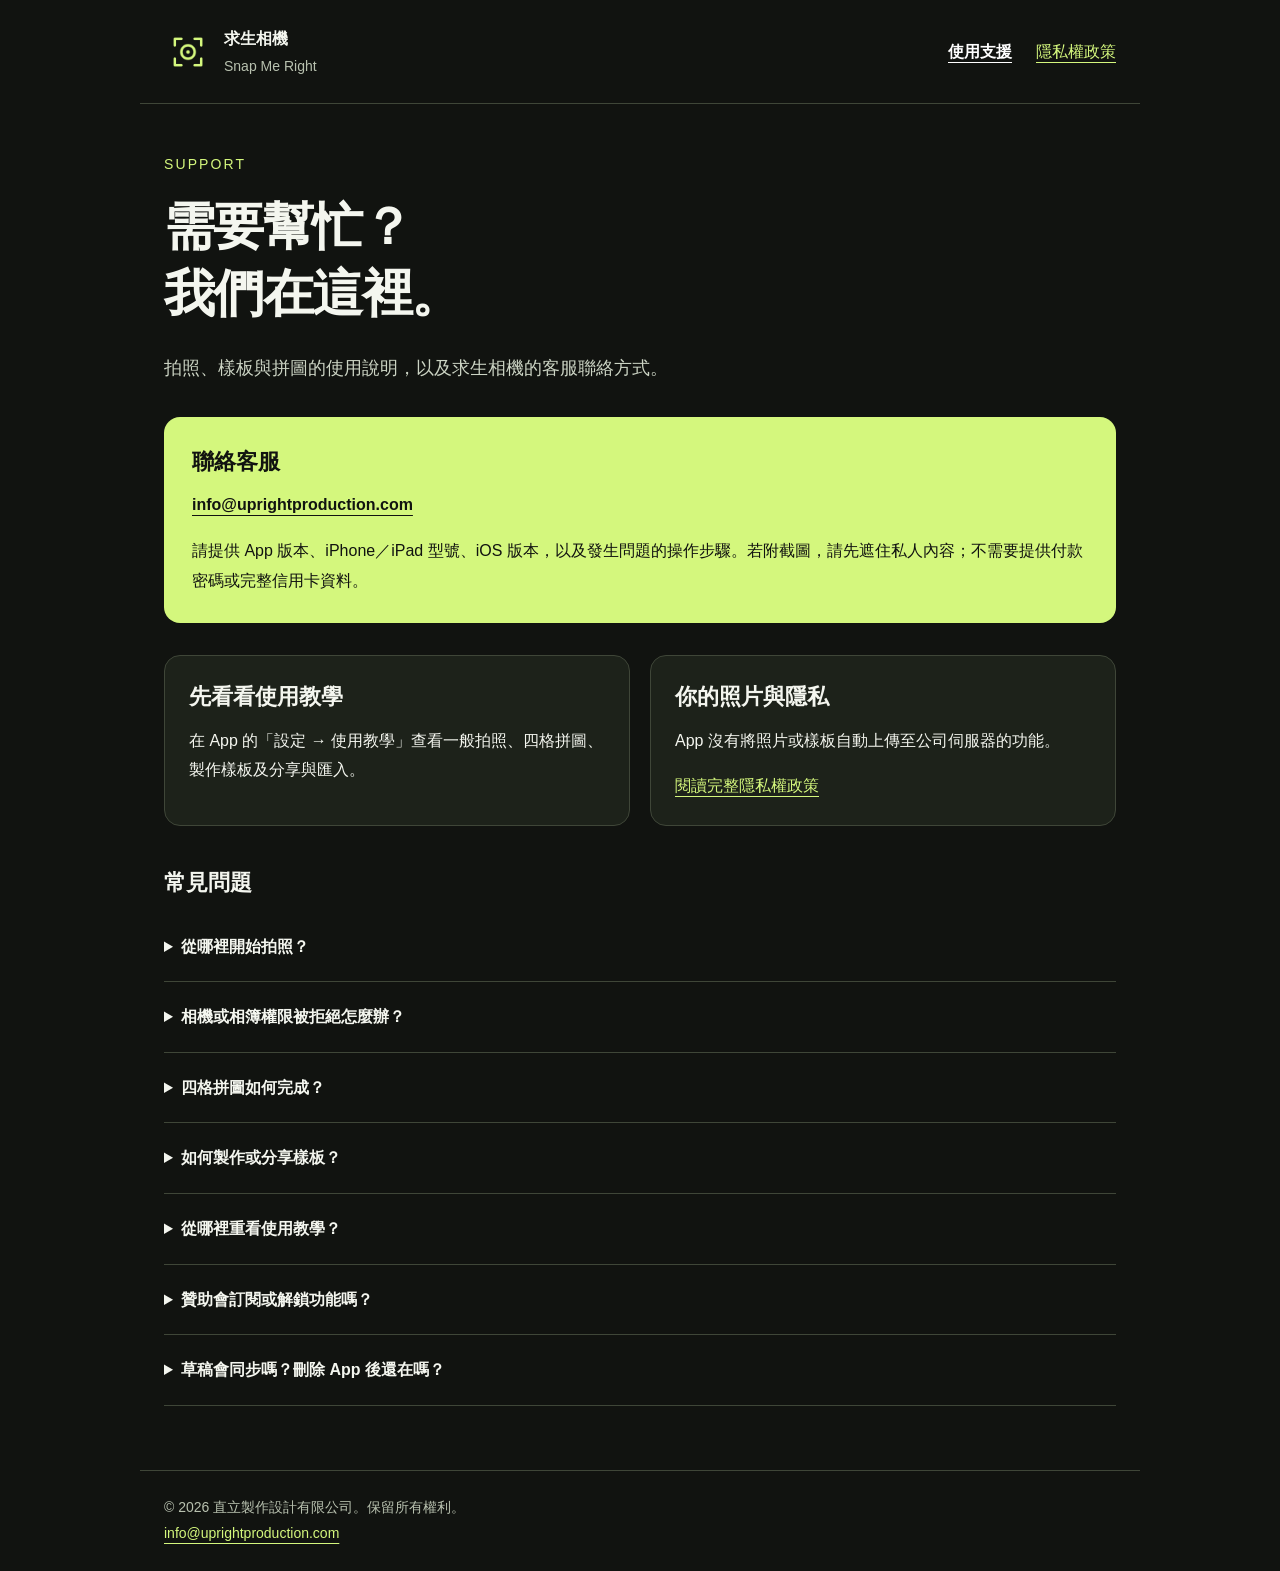
<file: index.html>
<!doctype html><html lang="zh-Hant"><head><meta charset="utf-8"><meta name="viewport" content="width=device-width,initial-scale=1"><title>使用支援｜求生相機 Snap Me Right</title><meta name="description" content="求生相機官方客服、拍照與四格拼圖常見問題。聯絡 info@uprightproduction.com。"><link rel="icon" href="./app-logo.png"><link rel="stylesheet" href="./style.css"></head><body><a class="skip" href="#main">跳到主要內容</a><header><a class="brand" href="./"><img src="./app-logo.png" alt=""><span>求生相機<small>Snap Me Right</small></span></a><nav aria-label="網站導覽"><a href="./" aria-current="page">使用支援</a><a href="./privacy/">隱私權政策</a></nav></header><main id="main"><p class="eyebrow">SUPPORT</p><h1>需要幫忙？<br>我們在這裡。</h1><p class="lead">拍照、樣板與拼圖的使用說明，以及求生相機的客服聯絡方式。</p><section class="contact"><h2>聯絡客服</h2><p><a href="mailto:info@uprightproduction.com?subject=求生相機使用問題">info@uprightproduction.com</a></p><p>請提供 App 版本、iPhone／iPad 型號、iOS 版本，以及發生問題的操作步驟。若附截圖，請先遮住私人內容；不需要提供付款密碼或完整信用卡資料。</p></section><div class="grid"><section class="panel"><h2>先看看使用教學</h2><p>在 App 的「設定 → 使用教學」查看一般拍照、四格拼圖、製作樣板及分享與匯入。</p></section><section class="panel"><h2>你的照片與隱私</h2><p>App 沒有將照片或樣板自動上傳至公司伺服器的功能。</p><a href="./privacy/">閱讀完整隱私權政策</a></section></div><section style="margin-top:40px"><h2>常見問題</h2><details><summary>從哪裡開始拍照？</summary><p>點主畫面的樣板進入草稿區，再點「開始新的拍攝」。在相機中對齊輔助線、調整縮放後按快門。拍攝後會保留草稿，儲存相簿時可選擇是否包含輔助線。</p></details><details><summary>相機或相簿權限被拒絕怎麼辦？</summary><p>到 iOS「設定」找到求生相機，確認相機與照片的相關權限，再回 App 重試。實際權限名稱依 iOS 版本而異。</p></details><details><summary>四格拼圖如何完成？</summary><p>選拼圖樣板並建立草稿，依序拍攝四格，再調整各格位置與縮放。四格完成後可合成儲存，也能先分別儲存已拍攝的單格照片。</p></details><details><summary>如何製作或分享樣板？</summary><p>點主畫面「＋」新增樣板，可畫水平線、垂直線、斜線或手繪，也可匯入參考圖片。自製樣板上限 20 個；從更多選單分享樣板檔案。部分通訊軟體不支援 .snapmeright 副檔名，可改用檔案或其他傳送方式。</p></details><details><summary>從哪裡重看使用教學？</summary><p>點主畫面右上角齒輪，進入「設定 → 使用教學」。</p></details><details><summary>贊助會訂閱或解鎖功能嗎？</summary><p>不會。贊助是自願、可重複的單次購買，透過 Apple 處理，每次都要確認付款。金額與幣別以 Apple 付款視窗為準。付款問題或退款請依 Apple 的購買支援流程處理。</p></details><details><summary>草稿會同步嗎？刪除 App 後還在嗎？</summary><p>目前沒有 App 自建的雲端同步。請先把想保留的成果儲存相簿或匯出檔案，再刪除 App。系統備份與相簿同步依你的設定而定；刪除 App 不會一併刪除已儲存相簿或分享出去的副本。</p></details></section></main><footer>© 2026 直立製作設計有限公司。保留所有權利。<br><a href="mailto:info@uprightproduction.com">info@uprightproduction.com</a></footer></body></html>
</file>
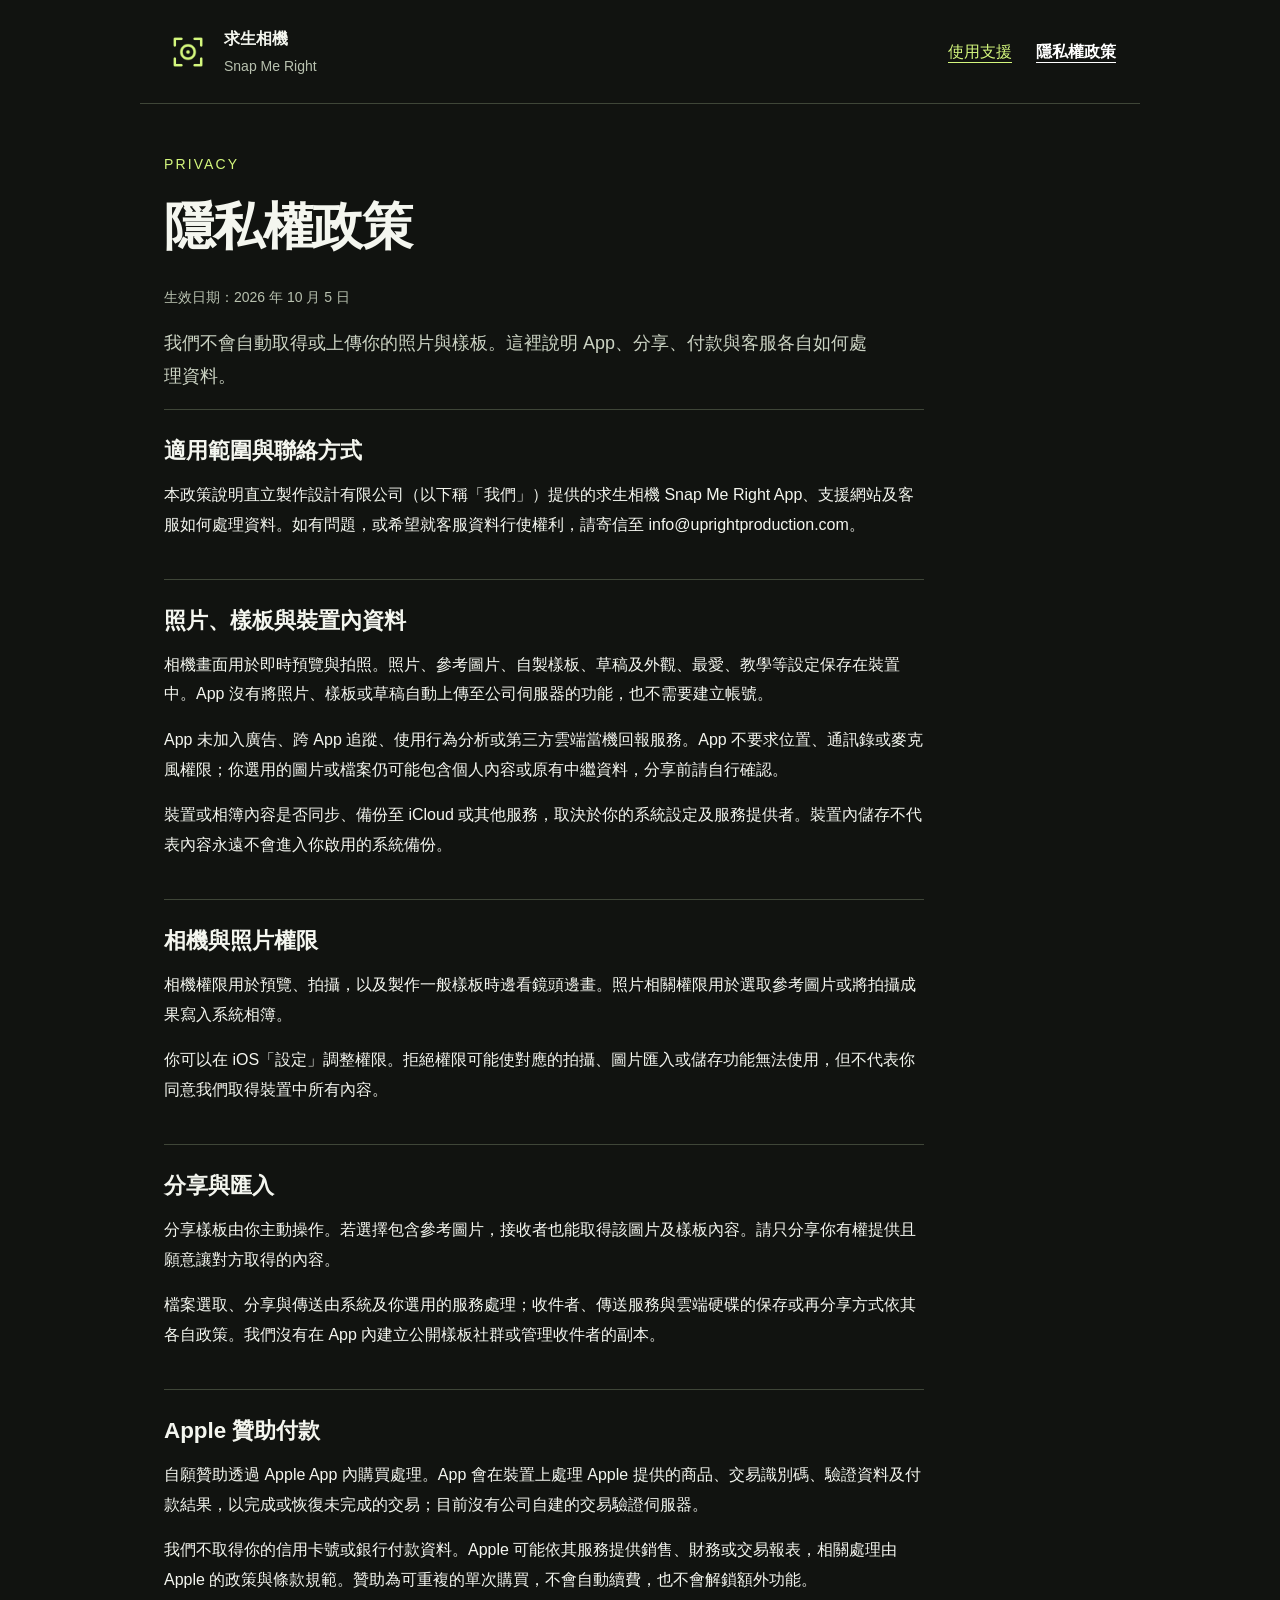
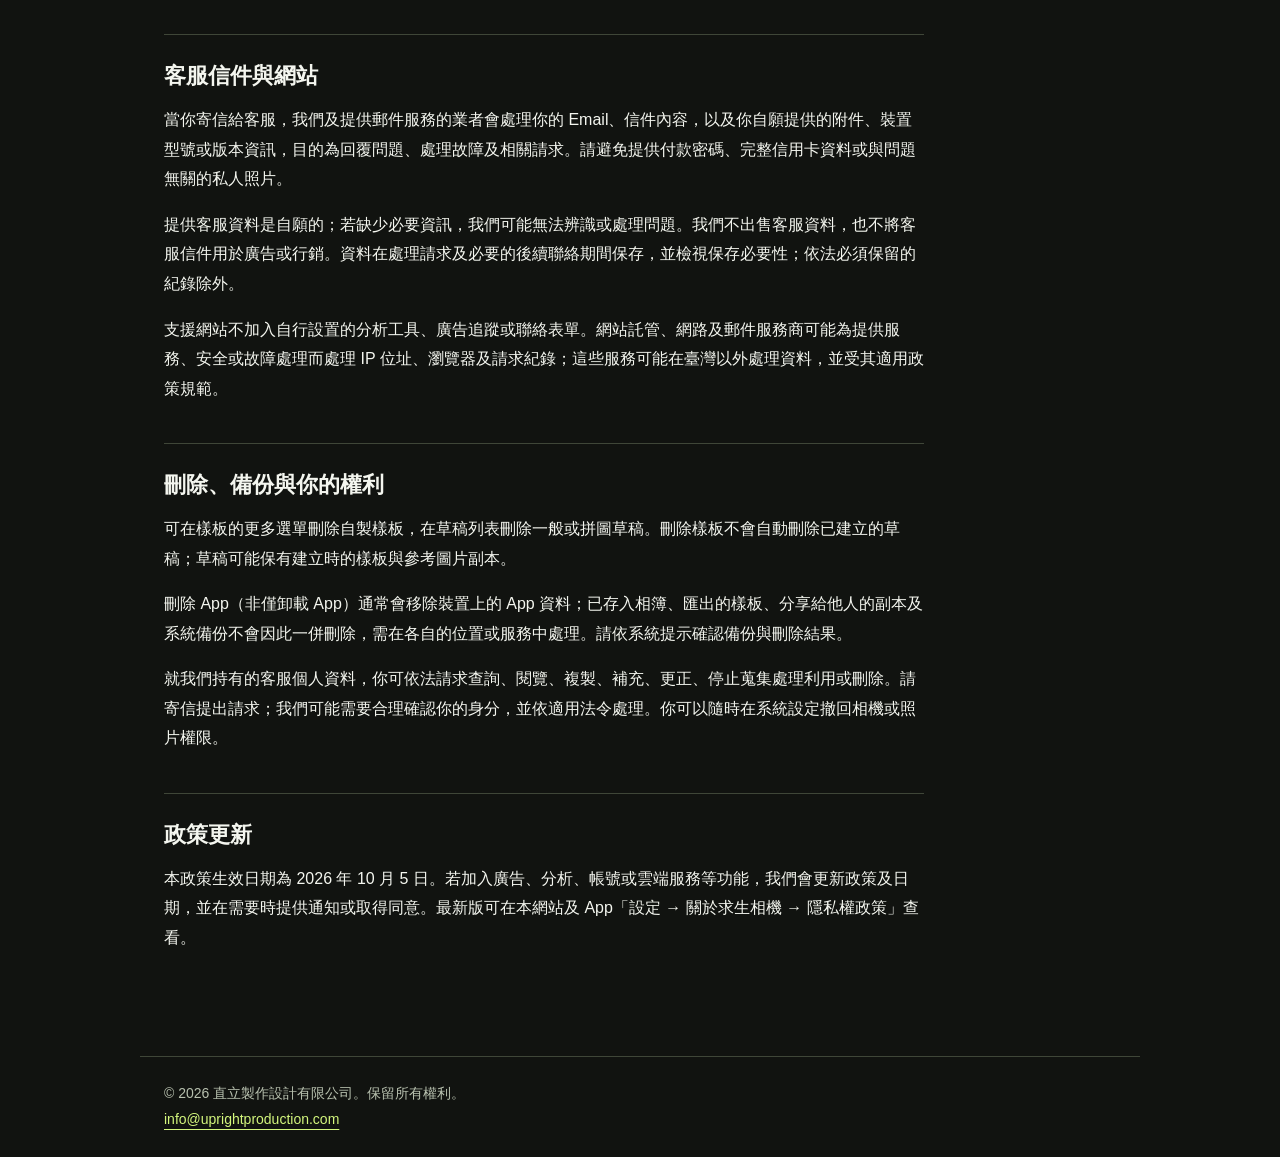
<file: privacy/index.html>
<!doctype html><html lang="zh-Hant"><head><meta charset="utf-8"><meta name="viewport" content="width=device-width,initial-scale=1"><title>隱私權政策｜求生相機 Snap Me Right</title><meta name="description" content="求生相機的照片與樣板儲存、權限、分享、Apple 付款與客服資料處理方式。"><link rel="icon" href="../app-logo.png"><link rel="stylesheet" href="../style.css"></head><body><a class="skip" href="#main">跳到主要內容</a><header><a class="brand" href="../"><img src="../app-logo.png" alt=""><span>求生相機<small>Snap Me Right</small></span></a><nav aria-label="網站導覽"><a href="../">使用支援</a><a href="../privacy/" aria-current="page">隱私權政策</a></nav></header><main id="main"><article class="policy"><p class="eyebrow">PRIVACY</p><h1>隱私權政策</h1><p class="date">生效日期：2026 年 10 月 5 日</p><p class="lead">我們不會自動取得或上傳你的照片與樣板。這裡說明 App、分享、付款與客服各自如何處理資料。</p><section><h2>適用範圍與聯絡方式</h2><p>本政策說明直立製作設計有限公司（以下稱「我們」）提供的求生相機 Snap Me Right App、支援網站及客服如何處理資料。如有問題，或希望就客服資料行使權利，請寄信至 info@uprightproduction.com。</p></section><section><h2>照片、樣板與裝置內資料</h2><p>相機畫面用於即時預覽與拍照。照片、參考圖片、自製樣板、草稿及外觀、最愛、教學等設定保存在裝置中。App 沒有將照片、樣板或草稿自動上傳至公司伺服器的功能，也不需要建立帳號。</p><p>App 未加入廣告、跨 App 追蹤、使用行為分析或第三方雲端當機回報服務。App 不要求位置、通訊錄或麥克風權限；你選用的圖片或檔案仍可能包含個人內容或原有中繼資料，分享前請自行確認。</p><p>裝置或相簿內容是否同步、備份至 iCloud 或其他服務，取決於你的系統設定及服務提供者。裝置內儲存不代表內容永遠不會進入你啟用的系統備份。</p></section><section><h2>相機與照片權限</h2><p>相機權限用於預覽、拍攝，以及製作一般樣板時邊看鏡頭邊畫。照片相關權限用於選取參考圖片或將拍攝成果寫入系統相簿。</p><p>你可以在 iOS「設定」調整權限。拒絕權限可能使對應的拍攝、圖片匯入或儲存功能無法使用，但不代表你同意我們取得裝置中所有內容。</p></section><section><h2>分享與匯入</h2><p>分享樣板由你主動操作。若選擇包含參考圖片，接收者也能取得該圖片及樣板內容。請只分享你有權提供且願意讓對方取得的內容。</p><p>檔案選取、分享與傳送由系統及你選用的服務處理；收件者、傳送服務與雲端硬碟的保存或再分享方式依其各自政策。我們沒有在 App 內建立公開樣板社群或管理收件者的副本。</p></section><section><h2>Apple 贊助付款</h2><p>自願贊助透過 Apple App 內購買處理。App 會在裝置上處理 Apple 提供的商品、交易識別碼、驗證資料及付款結果，以完成或恢復未完成的交易；目前沒有公司自建的交易驗證伺服器。</p><p>我們不取得你的信用卡號或銀行付款資料。Apple 可能依其服務提供銷售、財務或交易報表，相關處理由 Apple 的政策與條款規範。贊助為可重複的單次購買，不會自動續費，也不會解鎖額外功能。</p></section><section><h2>客服信件與網站</h2><p>當你寄信給客服，我們及提供郵件服務的業者會處理你的 Email、信件內容，以及你自願提供的附件、裝置型號或版本資訊，目的為回覆問題、處理故障及相關請求。請避免提供付款密碼、完整信用卡資料或與問題無關的私人照片。</p><p>提供客服資料是自願的；若缺少必要資訊，我們可能無法辨識或處理問題。我們不出售客服資料，也不將客服信件用於廣告或行銷。資料在處理請求及必要的後續聯絡期間保存，並檢視保存必要性；依法必須保留的紀錄除外。</p><p>支援網站不加入自行設置的分析工具、廣告追蹤或聯絡表單。網站託管、網路及郵件服務商可能為提供服務、安全或故障處理而處理 IP 位址、瀏覽器及請求紀錄；這些服務可能在臺灣以外處理資料，並受其適用政策規範。</p></section><section><h2>刪除、備份與你的權利</h2><p>可在樣板的更多選單刪除自製樣板，在草稿列表刪除一般或拼圖草稿。刪除樣板不會自動刪除已建立的草稿；草稿可能保有建立時的樣板與參考圖片副本。</p><p>刪除 App（非僅卸載 App）通常會移除裝置上的 App 資料；已存入相簿、匯出的樣板、分享給他人的副本及系統備份不會因此一併刪除，需在各自的位置或服務中處理。請依系統提示確認備份與刪除結果。</p><p>就我們持有的客服個人資料，你可依法請求查詢、閱覽、複製、補充、更正、停止蒐集處理利用或刪除。請寄信提出請求；我們可能需要合理確認你的身分，並依適用法令處理。你可以隨時在系統設定撤回相機或照片權限。</p></section><section><h2>政策更新</h2><p>本政策生效日期為 2026 年 10 月 5 日。若加入廣告、分析、帳號或雲端服務等功能，我們會更新政策及日期，並在需要時提供通知或取得同意。最新版可在本網站及 App「設定 → 關於求生相機 → 隱私權政策」查看。</p></section></article></main><footer>© 2026 直立製作設計有限公司。保留所有權利。<br><a href="mailto:info@uprightproduction.com">info@uprightproduction.com</a></footer></body></html>
</file>
<file: style.css>
*{box-sizing:border-box}html{font-family:-apple-system,BlinkMacSystemFont,"Noto Sans TC",sans-serif;font-size:16px;color:#f4f6ef;background:#111310;line-height:1.85}body{margin:0}a{color:#d4f77d;text-underline-offset:5px}a:focus-visible,summary:focus-visible{outline:3px solid #d4f77d;outline-offset:5px}header,footer,main{max-width:1000px;margin:auto;padding:24px}header{display:flex;align-items:center;justify-content:space-between;gap:24px;border-bottom:1px solid #3f4638;flex-wrap:wrap}.brand{display:flex;align-items:center;gap:12px;text-decoration:none;color:inherit}.brand img{width:48px;height:48px;border-radius:12px}.brand span{font-weight:700}.brand small{display:block;font-size:.875rem;font-weight:400;color:#b8c1af}nav{display:flex;gap:24px}nav a[aria-current=page]{color:#fff;font-weight:700}main{padding-top:48px;padding-bottom:64px}h1{font-size:clamp(2rem,5vw,3.2rem);line-height:1.3;letter-spacing:-.03em;margin:12px 0 24px}h2{font-size:1.4rem;line-height:1.5;margin:0 0 12px}p{margin:0 0 16px;overflow-wrap:anywhere}.eyebrow{color:#d4f77d;font-size:.875rem;letter-spacing:.15em}.lead{max-width:720px;font-size:1.125rem;color:#ccd4c4}.contact{background:#d4f77d;color:#111310;padding:28px;border-radius:16px;margin:32px 0}.contact a{color:#111310;font-weight:700;overflow-wrap:anywhere}.contact p:last-child{margin:0}.grid{display:grid;grid-template-columns:1fr 1fr;gap:20px}.panel{padding:24px;background:#1d221a;border:1px solid #3f4638;border-radius:16px}details{padding:20px 0;border-bottom:1px solid #3f4638}summary{cursor:pointer;font-weight:600}details p{margin-top:16px;color:#ccd4c4}.policy{max-width:760px}.policy section{padding:24px 0;border-top:1px solid #3f4638}.date,footer{font-size:.875rem;color:#b8c1af}footer{border-top:1px solid #3f4638}.skip{position:absolute;top:-100px}.skip:focus{top:12px;left:12px;background:#111310;padding:12px}@media(max-width:650px){.grid{grid-template-columns:1fr}header,footer,main{padding-left:20px;padding-right:20px}main{padding-top:32px}nav{gap:20px}.contact{padding:20px}}
</file>
